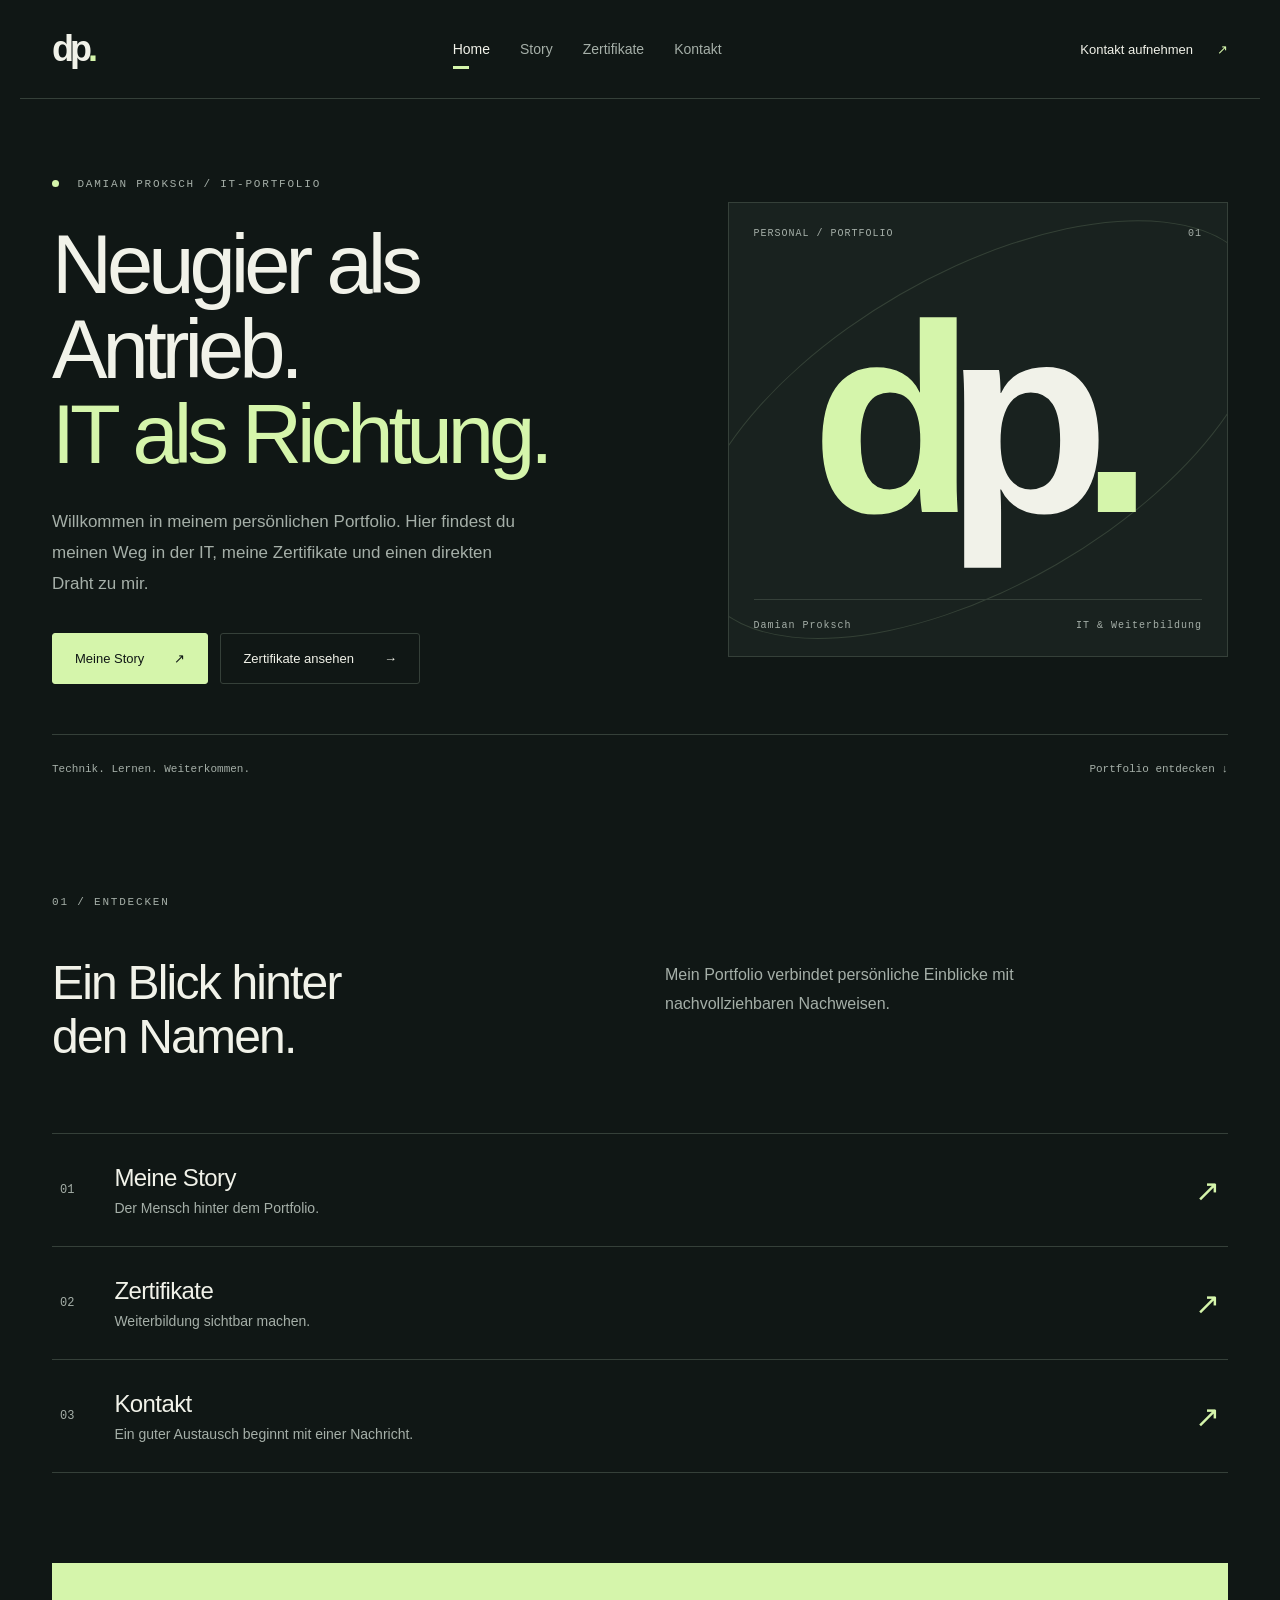
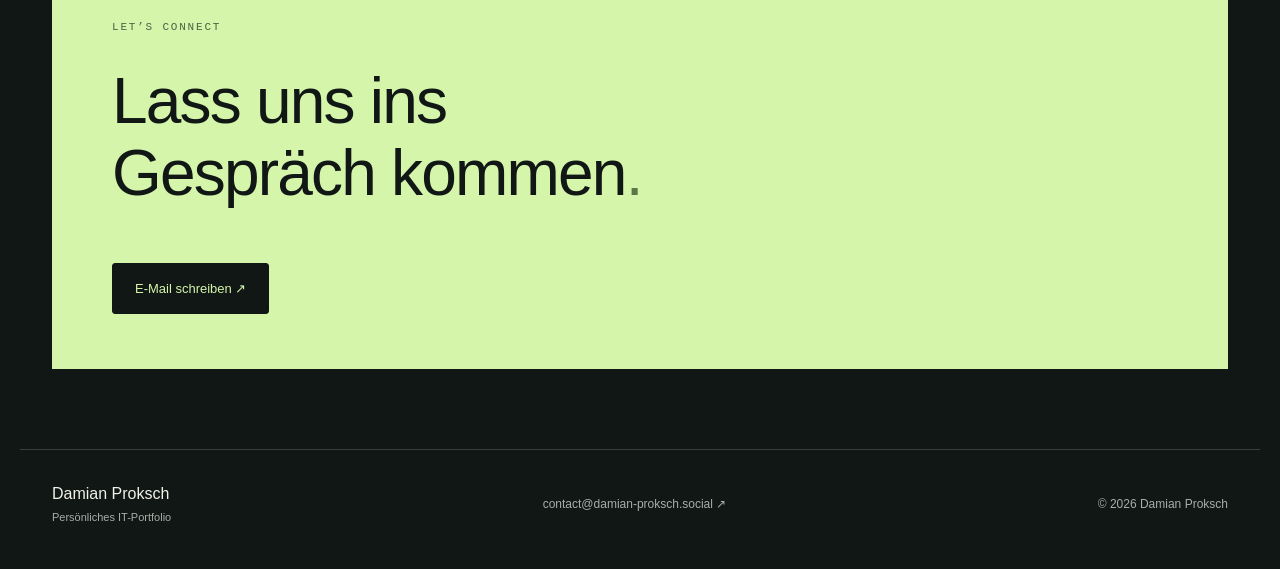
<file: index.html>
<!doctype html>
<html lang="de">
<head>
<meta charset="utf-8">
<meta name="viewport" content="width=device-width, initial-scale=1">
<meta name="color-scheme" content="dark">
<title>Home · Damian Proksch</title>
<meta name="description" content="Damian Proksch: persönliches IT-Portfolio mit Story, Zertifikaten und Kontakt.">
<link rel="canonical" href="https://damian-proksch.social/">
<meta property="og:title" content="Home · Damian Proksch">
<meta property="og:description" content="Damian Proksch: persönliches IT-Portfolio mit Story, Zertifikaten und Kontakt.">
<meta property="og:type" content="website">
<link rel="icon" href="assets/favicon.svg" type="image/svg+xml">
<link rel="stylesheet" href="assets/styles.css">
<script src="assets/certificates.js" defer></script>
<script src="assets/main.js" defer></script>
</head>
<body>
<a class="skip" href="#main">Zum Inhalt</a>
<header class="header"><a class="brand" href="index.html" aria-label="Damian Proksch, Startseite">dp<span>.</span></a><nav aria-label="Hauptnavigation"><a href="index.html" aria-current="page">Home</a><a href="story.html">Story</a><a href="zertifikate.html">Zertifikate</a><a href="kontakt.html">Kontakt</a></nav><a class="header-contact" href="mailto:contact@damian-proksch.social">Kontakt aufnehmen <span aria-hidden="true">↗</span></a></header>
<main id="main"><section class="hero"><div class="hero-copy"><p class="eyebrow"><span class="dot"></span> DAMIAN PROKSCH / IT-PORTFOLIO</p><h1>Neugier als<br>Antrieb.<br><em>IT als Richtung.</em></h1><p class="lead">Willkommen in meinem persönlichen Portfolio. Hier findest du meinen Weg in der IT, meine Zertifikate und einen direkten Draht zu mir.</p><div class="actions"><a class="button primary" href="story.html">Meine Story <span>↗</span></a><a class="button" href="zertifikate.html">Zertifikate ansehen <span>→</span></a></div></div><div class="identity" aria-label="Grafisches Monogramm Damian Proksch"><div class="identity-top"><span>PERSONAL / PORTFOLIO</span><span>01</span></div><div class="monogram">d<span>p</span><b>.</b></div><div class="identity-bottom"><span>Damian Proksch</span><span>IT &amp; Weiterbildung</span></div></div><div class="hero-bottom"><span>Technik. Lernen. Weiterkommen.</span><a href="#entdecken">Portfolio entdecken ↓</a></div></section>
<section class="section" id="entdecken"><div class="section-heading"><p class="eyebrow">01 / ENTDECKEN</p><h2>Ein Blick hinter<br>den Namen.</h2><p>Mein Portfolio verbindet persönliche Einblicke mit nachvollziehbaren Nachweisen.</p></div><div class="feature-list"><a href="story.html"><span class="number">01</span><div><h3>Meine Story</h3><p>Der Mensch hinter dem Portfolio.</p></div><span class="arrow">↗</span></a><a href="zertifikate.html"><span class="number">02</span><div><h3>Zertifikate</h3><p>Weiterbildung sichtbar machen.</p></div><span class="arrow">↗</span></a><a href="kontakt.html"><span class="number">03</span><div><h3>Kontakt</h3><p>Ein guter Austausch beginnt mit einer Nachricht.</p></div><span class="arrow">↗</span></a></div></section><section class="cta"><p class="eyebrow">LET’S CONNECT</p><h2>Lass uns ins<br>Gespräch kommen<span>.</span></h2><a class="button primary" href="mailto:contact@damian-proksch.social">E-Mail schreiben ↗</a></section></main>
<footer><a class="footer-name" href="index.html">Damian Proksch<span>Persönliches IT-Portfolio</span></a><a href="mailto:contact@damian-proksch.social">contact@damian-proksch.social ↗</a><span>© <span data-year>2026</span> Damian Proksch</span></footer>
</body>
</html>
</file>
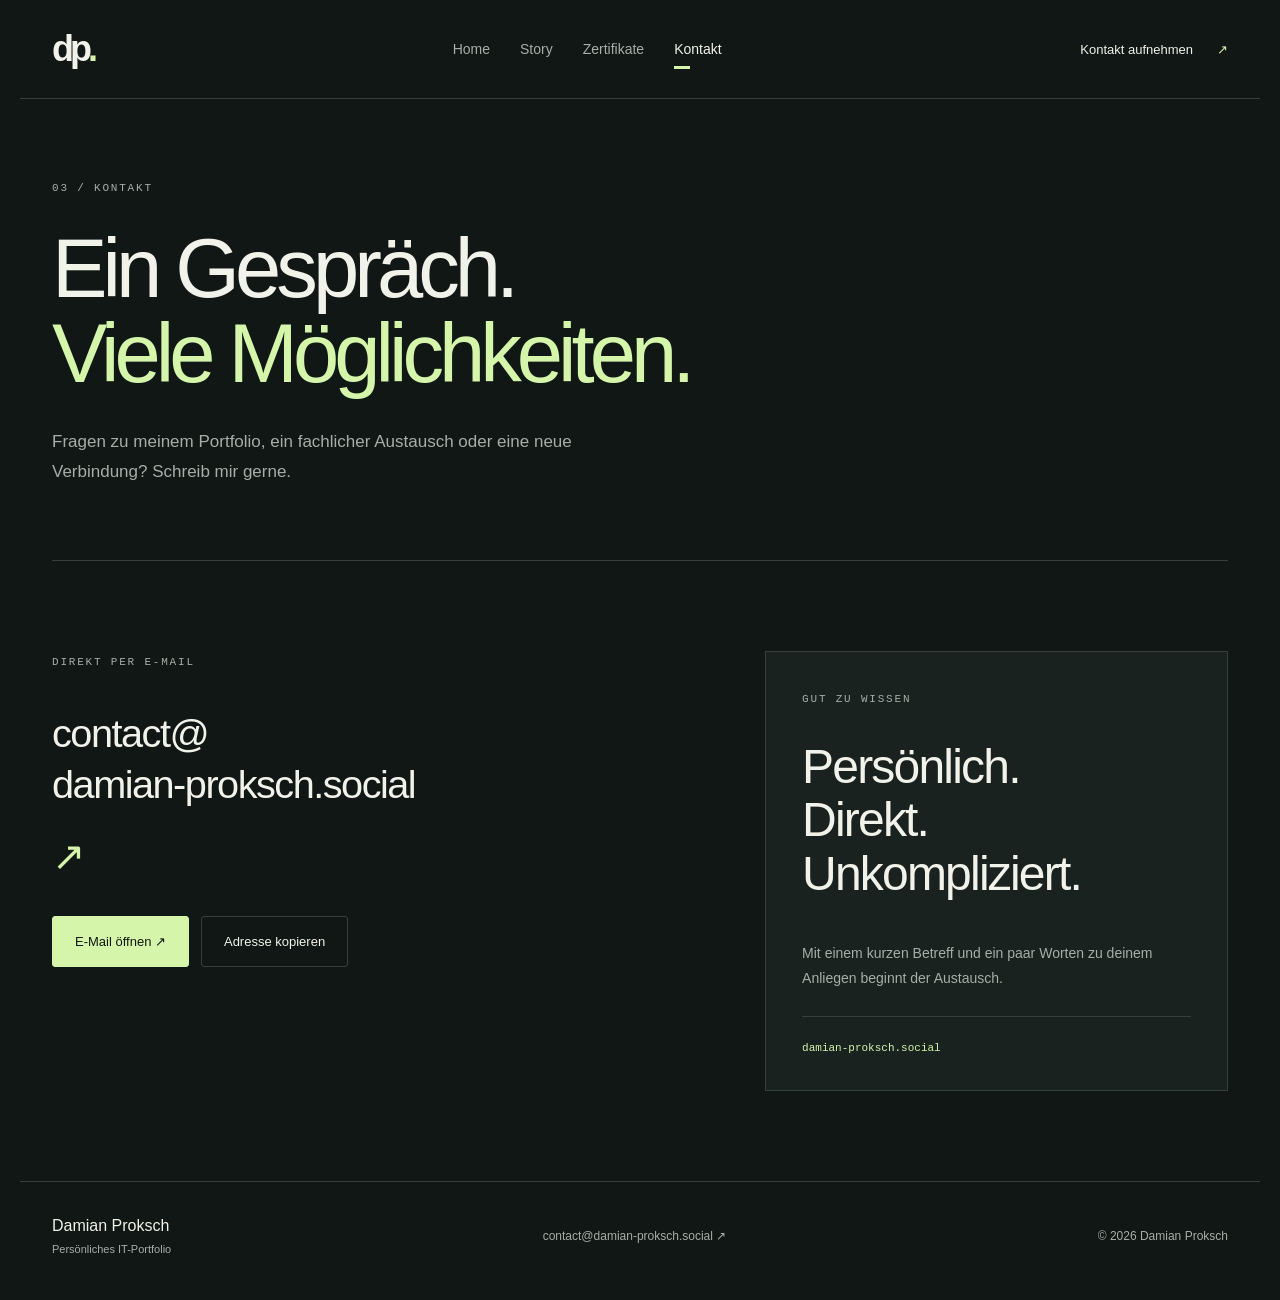
<file: kontakt.html>
<!doctype html>
<html lang="de">
<head>
<meta charset="utf-8">
<meta name="viewport" content="width=device-width, initial-scale=1">
<meta name="color-scheme" content="dark">
<title>Kontakt · Damian Proksch</title>
<meta name="description" content="Kontaktiere Damian Proksch unter contact@damian-proksch.social.">
<link rel="canonical" href="https://damian-proksch.social/kontakt.html">
<meta property="og:title" content="Kontakt · Damian Proksch">
<meta property="og:description" content="Kontaktiere Damian Proksch unter contact@damian-proksch.social.">
<meta property="og:type" content="website">
<link rel="icon" href="assets/favicon.svg" type="image/svg+xml">
<link rel="stylesheet" href="assets/styles.css">
<script src="assets/certificates.js" defer></script>
<script src="assets/main.js" defer></script>
</head>
<body>
<a class="skip" href="#main">Zum Inhalt</a>
<header class="header"><a class="brand" href="index.html" aria-label="Damian Proksch, Startseite">dp<span>.</span></a><nav aria-label="Hauptnavigation"><a href="index.html">Home</a><a href="story.html">Story</a><a href="zertifikate.html">Zertifikate</a><a href="kontakt.html" aria-current="page">Kontakt</a></nav><a class="header-contact" href="mailto:contact@damian-proksch.social">Kontakt aufnehmen <span aria-hidden="true">↗</span></a></header>
<main id="main"><section class="page-intro"><p class="eyebrow">03 / KONTAKT</p><h1>Ein Gespräch.<br><em>Viele Möglichkeiten.</em></h1><p class="lead">Fragen zu meinem Portfolio, ein fachlicher Austausch oder eine neue Verbindung? Schreib mir gerne.</p></section><section class="section contact-layout"><div><span class="label">DIREKT PER E-MAIL</span><a class="email-link" href="mailto:contact@damian-proksch.social">contact@<br>damian-proksch.social<span>↗</span></a><div class="actions"><a class="button primary" href="mailto:contact@damian-proksch.social">E-Mail öffnen ↗</a><button class="button" type="button" id="copy-email">Adresse kopieren</button></div><p id="copy-status" class="muted" role="status"></p></div><div class="contact-note"><span class="label">GUT ZU WISSEN</span><h2>Persönlich.<br>Direkt.<br>Unkompliziert.</h2><p>Mit einem kurzen Betreff und ein paar Worten zu deinem Anliegen beginnt der Austausch.</p><span class="contact-domain">damian-proksch.social</span></div></section></main>
<footer><a class="footer-name" href="index.html">Damian Proksch<span>Persönliches IT-Portfolio</span></a><a href="mailto:contact@damian-proksch.social">contact@damian-proksch.social ↗</a><span>© <span data-year>2026</span> Damian Proksch</span></footer>
</body>
</html>
</file>
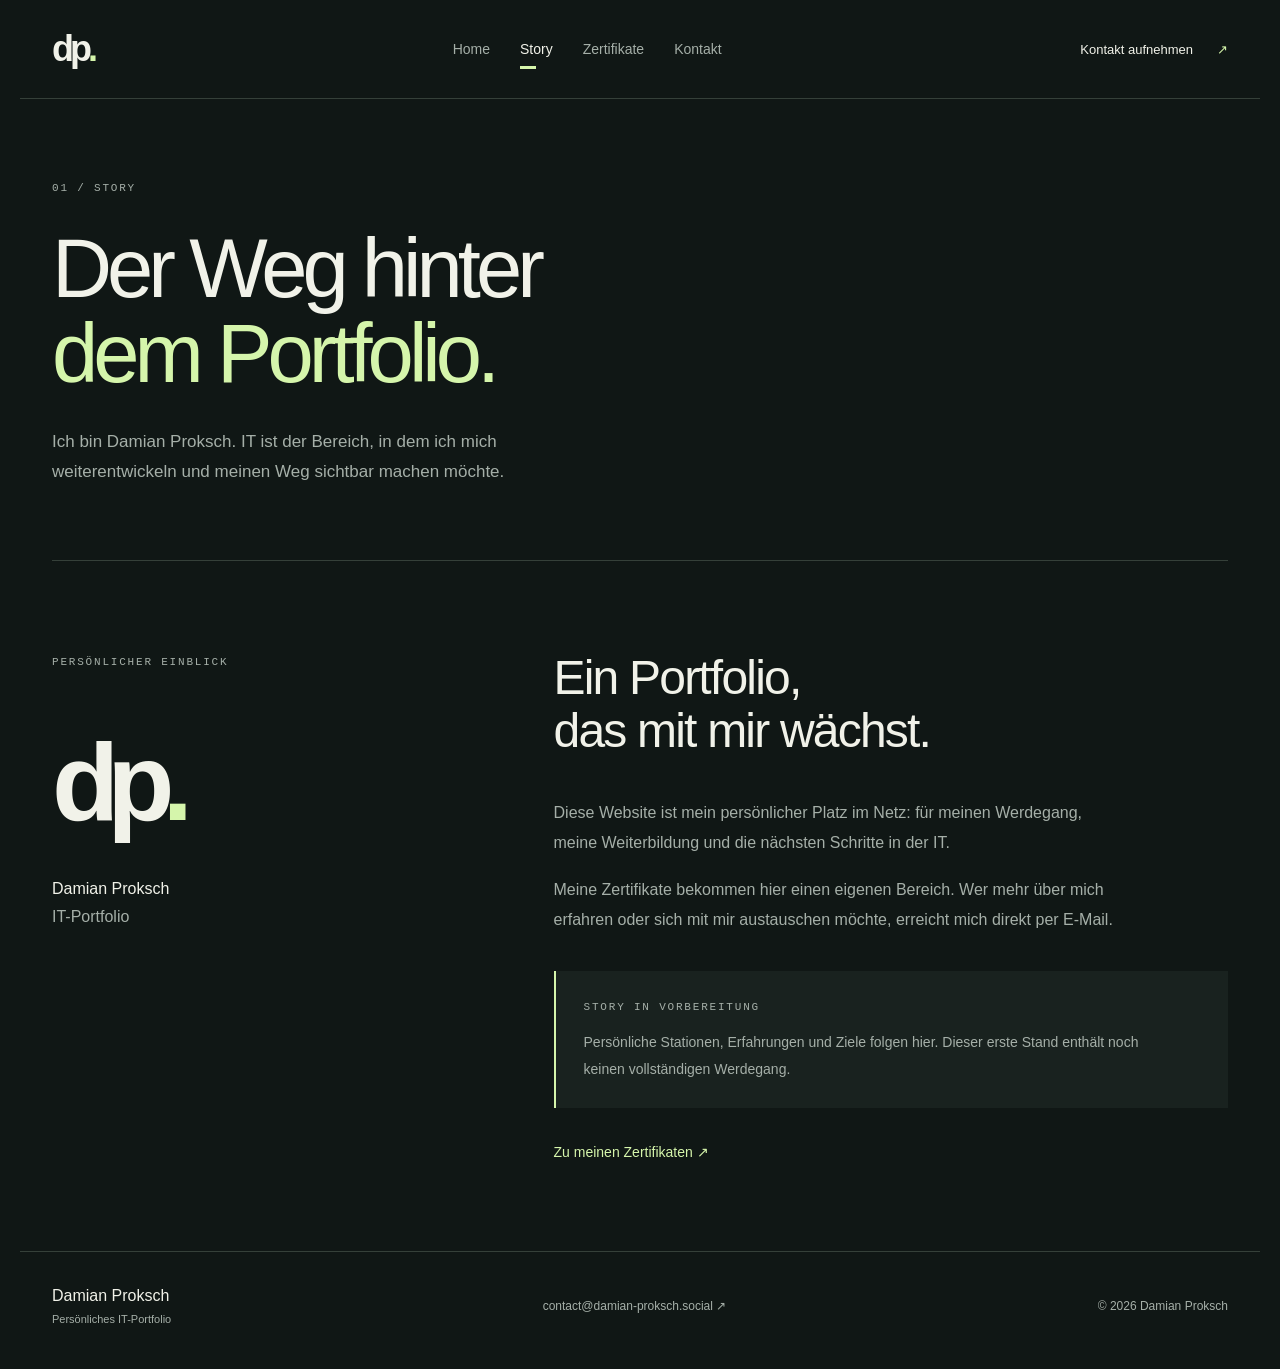
<file: story.html>
<!doctype html>
<html lang="de">
<head>
<meta charset="utf-8">
<meta name="viewport" content="width=device-width, initial-scale=1">
<meta name="color-scheme" content="dark">
<title>Meine Story · Damian Proksch</title>
<meta name="description" content="Persönliche Einblicke in das IT-Portfolio von Damian Proksch.">
<link rel="canonical" href="https://damian-proksch.social/story.html">
<meta property="og:title" content="Meine Story · Damian Proksch">
<meta property="og:description" content="Persönliche Einblicke in das IT-Portfolio von Damian Proksch.">
<meta property="og:type" content="website">
<link rel="icon" href="assets/favicon.svg" type="image/svg+xml">
<link rel="stylesheet" href="assets/styles.css">
<script src="assets/certificates.js" defer></script>
<script src="assets/main.js" defer></script>
</head>
<body>
<a class="skip" href="#main">Zum Inhalt</a>
<header class="header"><a class="brand" href="index.html" aria-label="Damian Proksch, Startseite">dp<span>.</span></a><nav aria-label="Hauptnavigation"><a href="index.html">Home</a><a href="story.html" aria-current="page">Story</a><a href="zertifikate.html">Zertifikate</a><a href="kontakt.html">Kontakt</a></nav><a class="header-contact" href="mailto:contact@damian-proksch.social">Kontakt aufnehmen <span aria-hidden="true">↗</span></a></header>
<main id="main"><section class="page-intro"><p class="eyebrow">01 / STORY</p><h1>Der Weg hinter<br><em>dem Portfolio.</em></h1><p class="lead">Ich bin Damian Proksch. IT ist der Bereich, in dem ich mich weiterentwickeln und meinen Weg sichtbar machen möchte.</p></section><section class="story-layout section"><aside><span class="label">PERSÖNLICHER EINBLICK</span><div class="small-monogram">dp<span>.</span></div><p>Damian Proksch<br><span class="muted">IT-Portfolio</span></p></aside><div class="story-text"><h2>Ein Portfolio,<br>das mit mir wächst.</h2><p>Diese Website ist mein persönlicher Platz im Netz: für meinen Werdegang, meine Weiterbildung und die nächsten Schritte in der IT.</p><p>Meine Zertifikate bekommen hier einen eigenen Bereich. Wer mehr über mich erfahren oder sich mit mir austauschen möchte, erreicht mich direkt per E-Mail.</p><div class="editorial-note"><span class="label">STORY IN VORBEREITUNG</span><p>Persönliche Stationen, Erfahrungen und Ziele folgen hier. Dieser erste Stand enthält noch keinen vollständigen Werdegang.</p></div><a class="text-link" href="zertifikate.html">Zu meinen Zertifikaten ↗</a></div></section></main>
<footer><a class="footer-name" href="index.html">Damian Proksch<span>Persönliches IT-Portfolio</span></a><a href="mailto:contact@damian-proksch.social">contact@damian-proksch.social ↗</a><span>© <span data-year>2026</span> Damian Proksch</span></footer>
</body>
</html>
</file>
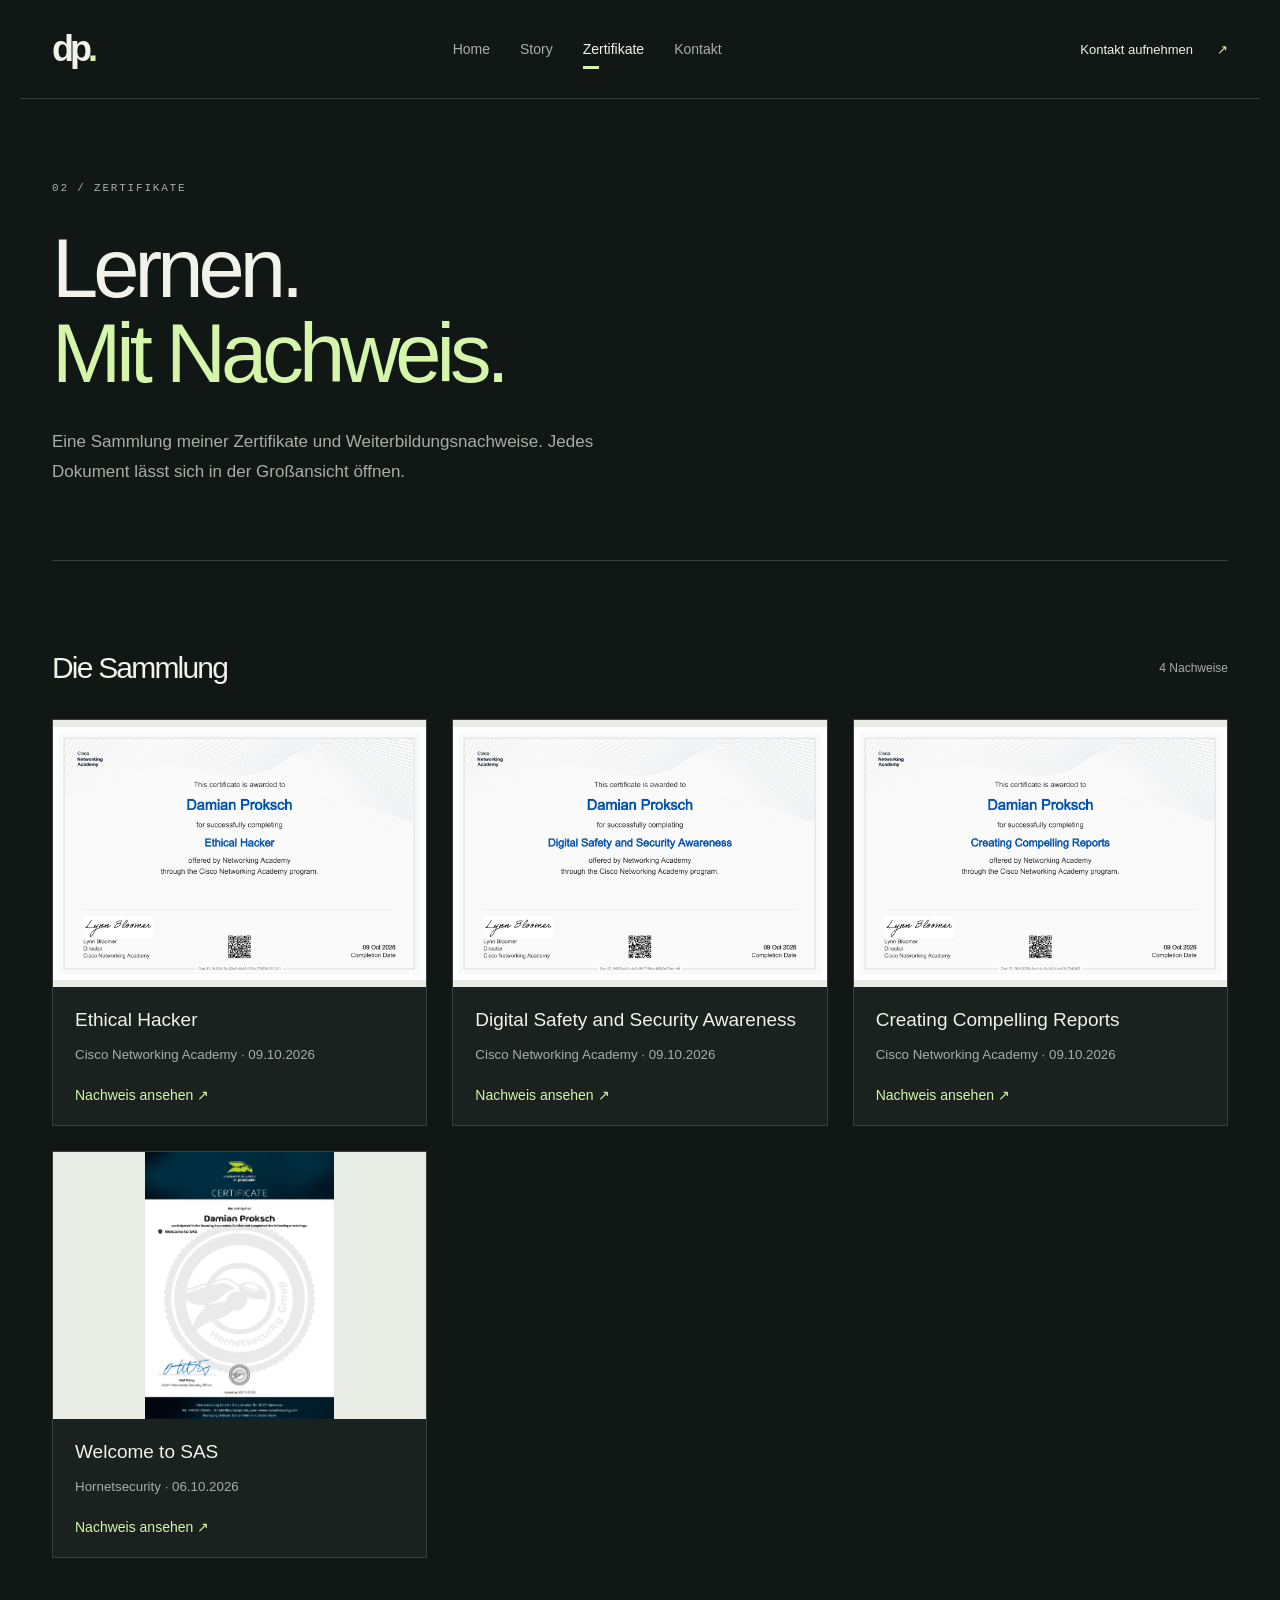
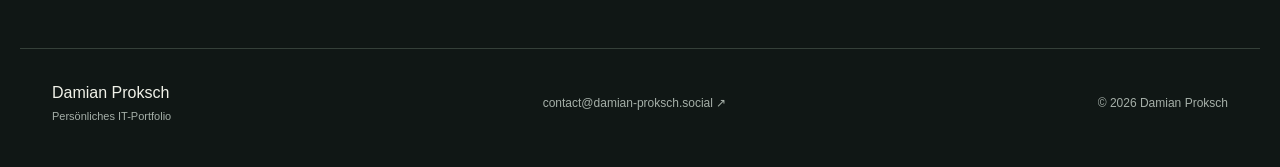
<file: zertifikate.html>
<!doctype html>
<html lang="de">
<head>
<meta charset="utf-8">
<meta name="viewport" content="width=device-width, initial-scale=1">
<meta name="color-scheme" content="dark">
<title>Zertifikate · Damian Proksch</title>
<meta name="description" content="Zertifikate und Weiterbildungsnachweise von Damian Proksch.">
<link rel="canonical" href="https://damian-proksch.social/zertifikate.html">
<meta property="og:title" content="Zertifikate · Damian Proksch">
<meta property="og:description" content="Zertifikate und Weiterbildungsnachweise von Damian Proksch.">
<meta property="og:type" content="website">
<link rel="icon" href="assets/favicon.svg" type="image/svg+xml">
<link rel="stylesheet" href="assets/styles.css">
<script src="assets/certificates.js" defer></script>
<script src="assets/main.js" defer></script>
</head>
<body>
<a class="skip" href="#main">Zum Inhalt</a>
<header class="header"><a class="brand" href="index.html" aria-label="Damian Proksch, Startseite">dp<span>.</span></a><nav aria-label="Hauptnavigation"><a href="index.html">Home</a><a href="story.html">Story</a><a href="zertifikate.html" aria-current="page">Zertifikate</a><a href="kontakt.html">Kontakt</a></nav><a class="header-contact" href="mailto:contact@damian-proksch.social">Kontakt aufnehmen <span aria-hidden="true">↗</span></a></header>
<main id="main"><section class="page-intro"><p class="eyebrow">02 / ZERTIFIKATE</p><h1>Lernen.<br><em>Mit Nachweis.</em></h1><p class="lead">Eine Sammlung meiner Zertifikate und Weiterbildungsnachweise. Jedes Dokument lässt sich in der Großansicht öffnen.</p></section><section class="section certificate-section"><div class="collection-bar"><h2>Die Sammlung</h2><span id="certificate-count" aria-live="polite">4 Nachweise</span></div><div id="certificate-grid" class="certificate-grid"></div><noscript><p>Die Großansicht benötigt JavaScript. Die Zertifikate kannst du auch direkt öffnen:</p><ul><li><a href="assets/certificates/ethical-hacker.png">Ethical Hacker</a></li><li><a href="assets/certificates/digital-safety-security.png">Digital Safety and Security Awareness</a></li><li><a href="assets/certificates/creating-compelling-reports.png">Creating Compelling Reports</a></li><li><a href="assets/certificates/e-learning.png">Welcome to SAS</a></li></ul></noscript></section><dialog id="certificate-dialog" aria-labelledby="dialog-title"><div class="dialog-bar"><h2 id="dialog-title">Zertifikat</h2><button id="dialog-close" type="button" aria-label="Großansicht schließen">Schließen ×</button></div><img id="dialog-image" alt=""><p id="dialog-details"></p></dialog></main>
<footer><a class="footer-name" href="index.html">Damian Proksch<span>Persönliches IT-Portfolio</span></a><a href="mailto:contact@damian-proksch.social">contact@damian-proksch.social ↗</a><span>© <span data-year>2026</span> Damian Proksch</span></footer>
</body>
</html>
</file>
<file: assets/styles.css>
:root{--bg:#101715;--surface:#19221f;--ink:#f1f2e9;--muted:#a5afa8;--accent:#d5f5ab;--line:#354039;--max:1240px}*{box-sizing:border-box}html{scroll-behavior:smooth;scroll-padding-top:30px}body{margin:0;background:var(--bg);color:var(--ink);font-family:Arial,Helvetica,sans-serif;-webkit-font-smoothing:antialiased}a{color:inherit;text-decoration:none}button{font:inherit}a,button{-webkit-tap-highlight-color:transparent}a:focus-visible,button:focus-visible{outline:2px solid var(--accent);outline-offset:6px}button{cursor:pointer}::selection{background:var(--accent);color:var(--bg)}.skip{position:absolute;top:-100px;left:20px;padding:12px;background:var(--accent);color:var(--bg);z-index:9}.skip:focus{top:16px}.header{max-width:var(--max);margin:auto;padding:28px 32px;display:flex;align-items:center;justify-content:space-between;gap:28px;border-bottom:1px solid var(--line)}.brand{font-size:36px;font-weight:800;letter-spacing:-4px}.brand span,.footer-name span,.cta h2 span,.small-monogram span{color:var(--accent)}nav{display:flex;gap:30px}nav a{color:var(--muted);font-size:14px;padding:12px 0;position:relative}nav a:hover,nav a[aria-current]{color:var(--ink)}nav a[aria-current]:after{content:"";height:3px;width:16px;background:var(--accent);position:absolute;bottom:0;left:0}.header-contact{font-size:13px;display:flex;gap:24px}.header-contact span{color:var(--accent)}main{max-width:var(--max);margin:auto;padding:0 32px}.hero{display:grid;grid-template-columns:1.25fr 1fr;gap:50px;padding:76px 0 0}.eyebrow,.label{font-family:monospace;font-size:11px;letter-spacing:1.8px;color:var(--muted);line-height:1.8}.eyebrow{margin:0 0 28px}.dot{display:inline-block;background:var(--accent);width:7px;height:7px;border-radius:50%;margin-right:10px}h1,h2,h3,p{margin-top:0}h1{font-size:clamp(52px,6.5vw,88px);line-height:1.02;letter-spacing:-5px;margin-bottom:30px;font-weight:500}h1 em{color:var(--accent);font-style:normal}h2{font-size:clamp(30px,4vw,48px);font-weight:500;line-height:1.12;letter-spacing:-1.8px}h3{font-size:24px;font-weight:500;letter-spacing:-.6px}.lead{font-size:17px;line-height:1.8;color:var(--muted);max-width:480px}.actions{display:flex;gap:12px;flex-wrap:wrap;margin-top:34px}.button{display:inline-flex;gap:30px;align-items:center;justify-content:space-between;border:1px solid var(--line);background:transparent;color:var(--ink);padding:17px 22px;border-radius:3px;font-size:13px;transition:background .2s,transform .2s}.button:hover{background:var(--surface);transform:translateY(-2px)}.button.primary{background:var(--accent);color:var(--bg);border-color:var(--accent)}.button.primary:hover{background:#e3ffbe}.identity{min-height:455px;display:flex;flex-direction:column;justify-content:space-between;background:var(--surface);border:1px solid var(--line);padding:25px;align-self:center;overflow:hidden;position:relative}.identity:after{content:"";position:absolute;inset:70px -70px;pointer-events:none;border:1px solid #344136;border-radius:50%;transform:rotate(-30deg)}.identity-top,.identity-bottom{display:flex;justify-content:space-between;gap:10px;font-family:monospace;font-size:10px;letter-spacing:1px;color:var(--muted);z-index:1}.identity-bottom{padding-top:20px;border-top:1px solid var(--line)}.monogram{font-size:clamp(130px,21vw,270px);font-weight:700;letter-spacing:-30px;align-self:center;line-height:1;color:var(--accent);z-index:1;padding-right:20px}.monogram span{color:var(--ink)}.monogram b{font-weight:700}.hero-bottom{grid-column:1/-1;display:flex;justify-content:space-between;gap:20px;padding:28px 0;border-top:1px solid var(--line);font-family:monospace;font-size:11px;color:var(--muted)}.section{padding:90px 0}.section-heading{display:grid;grid-template-columns:1fr 1fr;gap:15px 50px}.section-heading .eyebrow{grid-column:1/-1}.section-heading>p:last-child{font-size:16px;line-height:1.8;color:var(--muted);max-width:380px;padding-top:5px}.feature-list{margin-top:30px;border-top:1px solid var(--line)}.feature-list>a{display:flex;gap:40px;align-items:center;padding:30px 8px;border-bottom:1px solid var(--line);transition:background .2s}.feature-list>a:hover{background:var(--surface)}.number{color:var(--muted);font-size:12px;font-family:monospace}.feature-list h3{margin-bottom:8px}.feature-list p{color:var(--muted);font-size:14px;margin-bottom:0}.arrow{margin-left:auto;font-size:30px;color:var(--accent)}.cta{background:var(--accent);color:var(--bg);padding:55px 60px;margin-bottom:80px}.cta .eyebrow{color:#4c6144}.cta h2{font-size:clamp(40px,5vw,64px)}.cta h2 span{color:#597747}.cta .button.primary{background:var(--bg);color:var(--accent);border-color:var(--bg)}footer{max-width:var(--max);margin:auto;border-top:1px solid var(--line);padding:35px 32px 45px;display:flex;justify-content:space-between;align-items:center;gap:25px;font-size:12px;color:var(--muted)}.footer-name{font-size:16px;color:var(--ink)}.footer-name span{display:block;font-size:11px;margin-top:8px;color:var(--muted)}.page-intro{padding:80px 0 55px;border-bottom:1px solid var(--line)}.page-intro .lead{max-width:560px}.story-layout{display:grid;grid-template-columns:1fr 1.6fr;gap:80px}.small-monogram{font-size:110px;font-weight:700;letter-spacing:-12px;margin:45px 0 30px}.story-layout aside p{line-height:1.8}.muted{color:var(--muted)}.story-text p{color:var(--muted);line-height:1.9;max-width:570px}.editorial-note{padding:25px 28px;background:var(--surface);border-left:2px solid var(--accent);margin:35px 0}.editorial-note p{font-size:14px;margin:12px 0 0}.text-link{color:var(--accent);font-size:14px}.collection-bar{display:flex;align-items:center;justify-content:space-between;gap:20px;margin-bottom:35px}.collection-bar h2{font-size:30px;margin:0}.collection-bar>span{font-size:12px;color:var(--muted)}.certificate-grid{display:grid;grid-template-columns:repeat(3,1fr);gap:25px}.empty-state{grid-column:1/-1;min-height:290px;border:1px solid var(--line);padding:48px;display:flex;flex-direction:column;align-items:center;justify-content:center;text-align:center}.empty-icon{color:var(--accent);font-size:42px;margin-bottom:20px}.empty-state p{max-width:460px;color:var(--muted);line-height:1.8;font-size:14px;margin-bottom:0}.certificate-card{background:var(--surface);border:1px solid var(--line);padding:0;color:var(--ink);text-align:left;overflow:hidden;width:100%}.certificate-card:hover{border-color:var(--accent)}.certificate-card img{width:100%;aspect-ratio:1.4;object-fit:contain;background:#e9ece5;display:block}.certificate-copy{padding:22px;display:block}.certificate-copy strong{font-size:19px;font-weight:500;display:block;margin-bottom:12px}.certificate-copy small{color:var(--muted);line-height:1.8;display:block}.certificate-copy .text-link{display:block;margin-top:20px}dialog{background:var(--surface);color:var(--ink);border:1px solid var(--line);width:min(1000px,94vw);max-height:90vh;padding:24px}dialog::backdrop{background:#000b;backdrop-filter:blur(5px)}.dialog-bar{display:flex;justify-content:space-between;gap:20px;align-items:center;margin-bottom:20px}.dialog-bar h2{font-size:22px;letter-spacing:-.5px;margin:0}.dialog-bar button{padding:12px;border:1px solid var(--line);background:transparent;color:var(--ink)}dialog img{display:block;max-height:65vh;max-width:100%;margin:auto;object-fit:contain}dialog>p{color:var(--muted);font-size:13px;margin:20px 0 0}.contact-layout{display:grid;grid-template-columns:1.4fr 1fr;gap:65px}.email-link{display:block;font-size:clamp(25px,3.1vw,42px);letter-spacing:-1.5px;line-height:1.3;margin-top:35px;overflow-wrap:anywhere}.email-link span{display:block;margin-top:20px;color:var(--accent)}.contact-note{background:var(--surface);padding:36px;border:1px solid var(--line)}.contact-note h2{margin-top:30px}.contact-note p{line-height:1.8;color:var(--muted);font-size:14px}.contact-domain{display:block;font-family:monospace;font-size:11px;color:var(--accent);padding-top:25px;margin-top:25px;border-top:1px solid var(--line)}#copy-status{font-size:13px;min-height:20px;margin-top:18px}@media(min-width:1600px){.hero{padding-top:100px}}@media(max-width:900px){.header-contact{display:none}.hero{gap:30px}.identity{min-height:370px}h1{letter-spacing:-3px}.monogram{letter-spacing:-20px}.story-layout{gap:45px}.contact-layout{gap:30px}.certificate-grid{grid-template-columns:repeat(2,1fr)}footer{flex-wrap:wrap}.identity-bottom{font-size:9px}}@media(max-width:640px){.header{padding:20px;gap:15px}.brand{font-size:30px}nav{gap:16px}nav a{font-size:12px}main{padding:0 20px}.hero{grid-template-columns:1fr;padding-top:45px;gap:35px}h1{font-size:53px;letter-spacing:-3px}.eyebrow{font-size:10px;letter-spacing:1.1px}.lead{font-size:16px}.identity{min-height:330px}.monogram{font-size:220px;letter-spacing:-25px}.hero-bottom{font-size:9px;gap:12px}.section{padding:55px 0}.section-heading{grid-template-columns:1fr;gap:5px}.section-heading>p:last-child{padding-top:0}.feature-list>a{gap:23px;padding:25px 0}.feature-list h3{font-size:22px}.feature-list p{font-size:12px}.cta{padding:35px 25px;margin-bottom:45px}.cta h2{font-size:40px}footer{padding:30px 20px;align-items:flex-start;flex-direction:column}.page-intro{padding:50px 0 35px}.story-layout{grid-template-columns:1fr;gap:30px}.story-layout aside{display:none}.contact-layout{grid-template-columns:1fr;gap:35px}.email-link{font-size:30px}.contact-note{padding:28px}.collection-bar{align-items:flex-start;flex-direction:column;gap:12px}.certificate-grid{grid-template-columns:1fr}.empty-state{padding:35px 22px}.dialog-bar{align-items:flex-start}.dialog-bar h2{font-size:18px}.dialog-bar button{font-size:12px;white-space:nowrap}.actions .button{padding:15px 18px;gap:20px}}@media(prefers-reduced-motion:reduce){html{scroll-behavior:auto}*,*:before,*:after{transition:none!important}}
</file>
